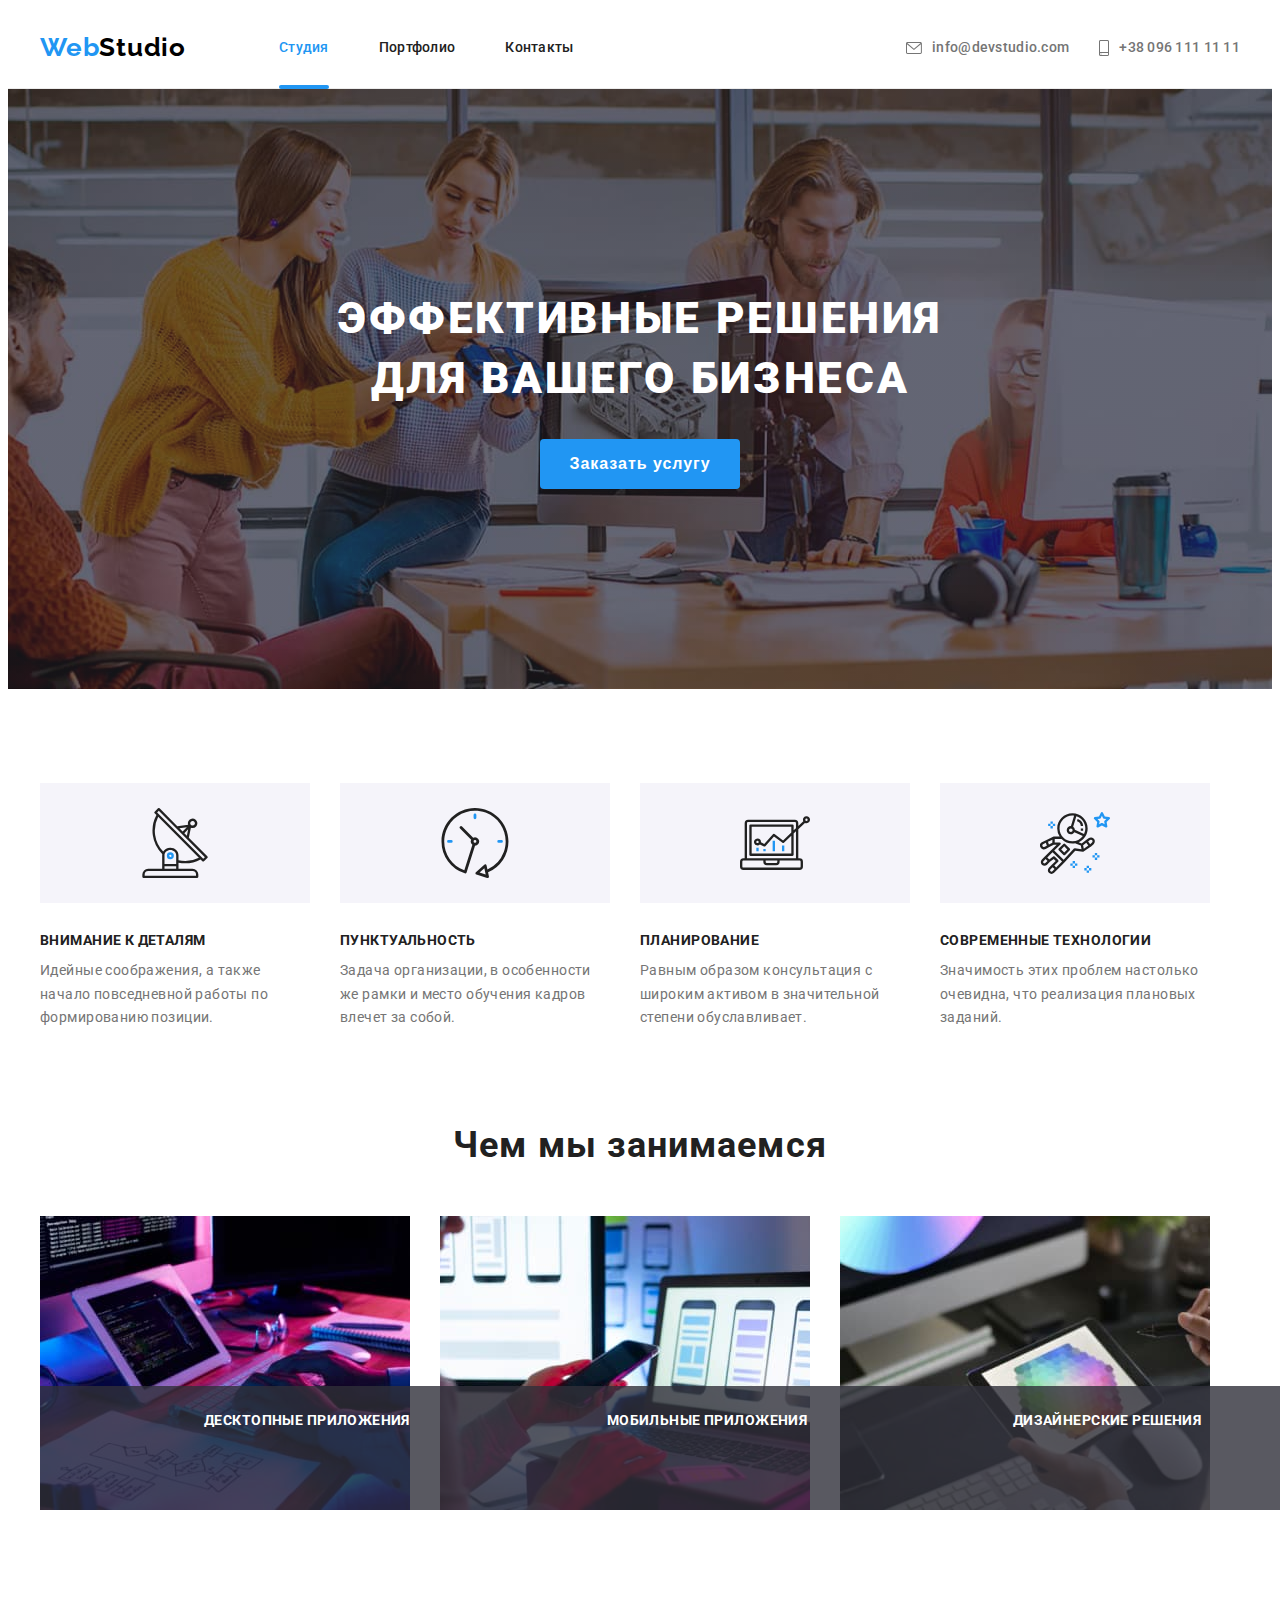
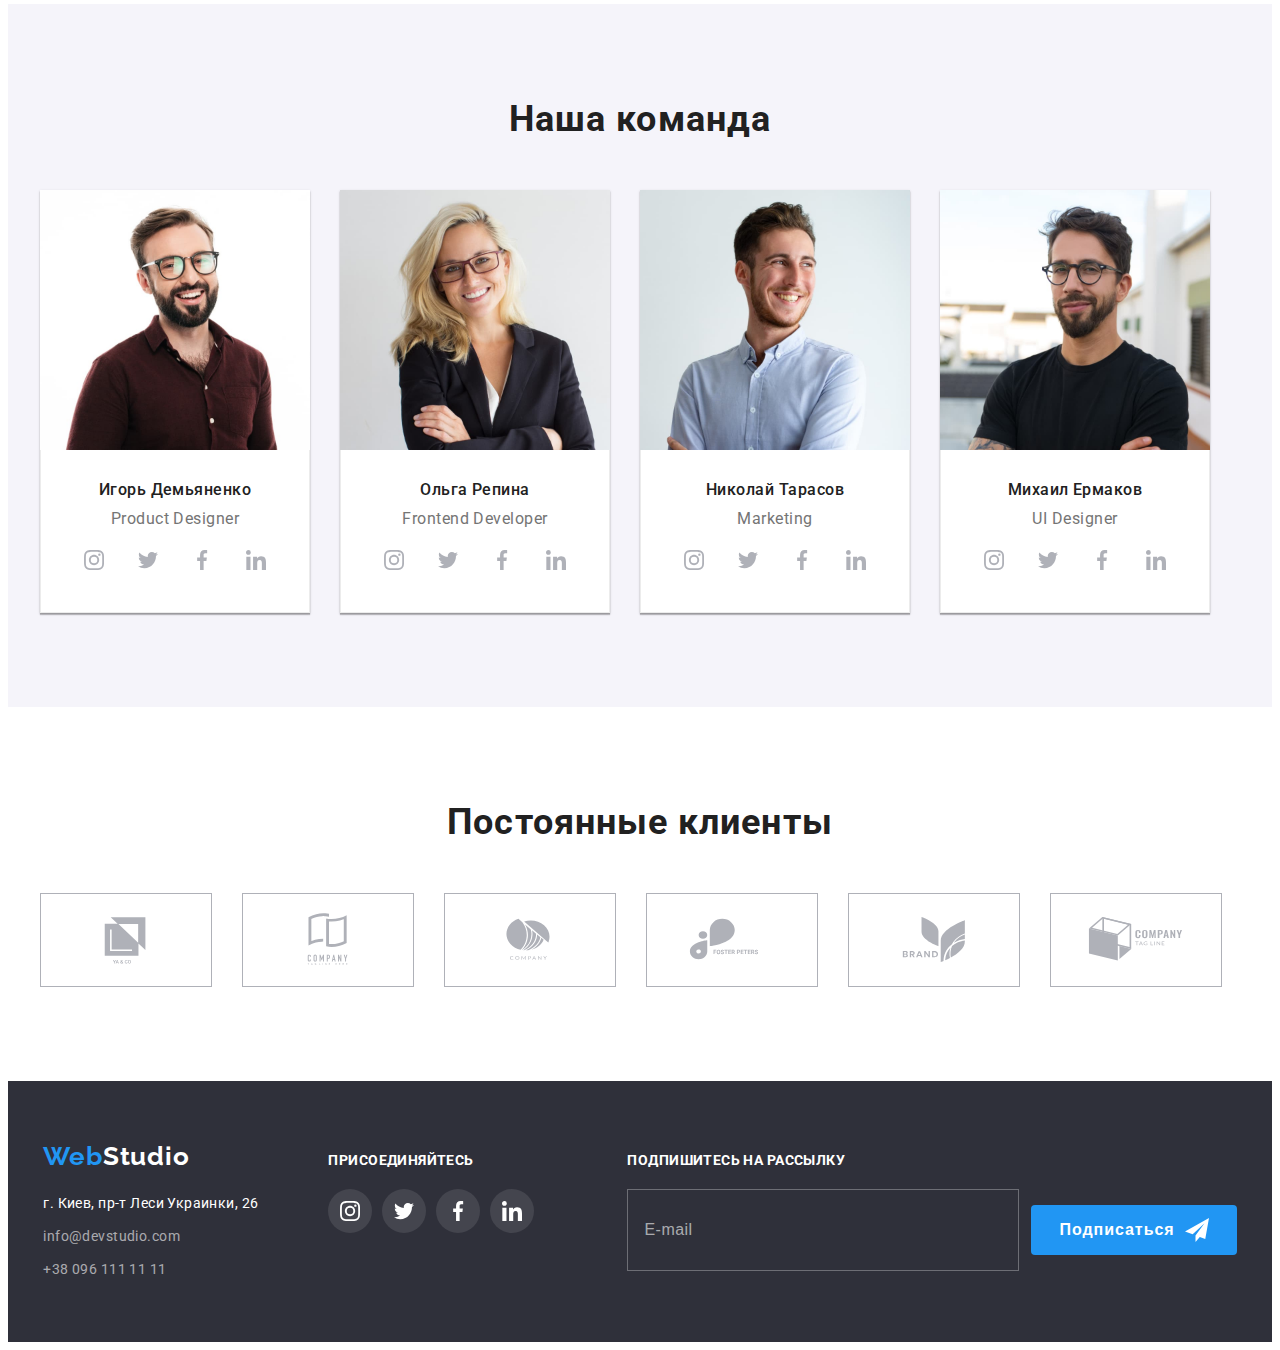
<file: index.html>
<!DOCTYPE html>
<html lang="ru">
  <head>
    <meta charset="UTF-8" />
    <meta http-equiv="X-UA-Compatible" content="IE=edge" />
    <meta name="viewport" content="width=device-width, initial-scale=1.0" />
    <title>Студия</title>
    <link
      href="https://fonts.googleapis.com/css2?family=Raleway:wght@700&family=Roboto:wght@400;500;700;900&display=swap"
      rel="stylesheet"
    />
    <link
      rel="stylesheet"
      href="https://cdnjs.cloudflare.com/ajax/libs/modern-normalize/1.1.0/modern-normalize.min.css"
      integrity="sha512-wpPYUAdjBVSE4KJnH1VR1HeZfpl1ub8YT/NKx4PuQ5NmX2tKuGu6U/JRp5y+Y8XG2tV+wKQpNHVUX03MfMFn9Q=="
      crossorigin="anonymous"
      referrerpolicy="no-referrer"
    />
    <link rel="stylesheet" href="./css/main.min.css" />
    <!-- <link rel="stylesheet" href="./styles/styles.css" /> -->
  </head>

  <body>
    <!--Header-->
    <header class="header">
      <div class="conteiner header__conteiner">
        <a href="/" class="logo header__logo"
          ><span class="logo__title">Web</span>Studio</a
        >

        <nav class="nav">
          <ul class="nav__list">
            <li class="nav__item">
              <a class="nav__link nav__link--current" href="">Студия</a>
            </li>
            <li class="nav__item">
              <a class="nav__link" href="./portfolio.html">Портфолио</a>
            </li>
            <li class="nav__item">
              <a class="nav__link" href="">Контакты</a>
            </li>
          </ul>
        </nav>

        <ul class="header-contacts">
          <li class="header-contacts__item">
            <a class="header-contacts__link" href="mailto:info@devstudio.com">
              <svg class="header-contacts__icon" width="16px" height="12px">
                <use href="./images/icons.svg#icon-envelope"></use></svg
              >info@devstudio.com</a
            >
          </li>
          <li class="header-contacts__item">
            <a class="header-contacts__link" href="tel:+380961111111">
              <svg class="header-contacts__icon" width="10px" height="16px">
                <use href="./images/icons.svg#icon-smartphone"></use></svg
              >+38 096 111 11 11
            </a>
          </li>
        </ul>
      </div>
    </header>

    <main>
      <!--Hero-->
      <section class="hero">
        <div class="conteiner hero__conteiner">
          <h1 class="hero__title">Эффективные решения для вашего бизнеса</h1>
          <button class="btn" type="button" data-modal-open>
            Заказать услугу
          </button>
        </div>
      </section>

      <!--Преимущества работы-->
      <section class="benefits">
        <div class="conteiner">
          <h2 class="visually-hidden">Преимущества</h2>
          <!-- Убрать визуально название секции -->
          <ul class="benefits__icon-list">
            <li class="benefits__icon-item">
              <svg class="benefits-icon" width="70px" height="70px">
                <use href="./images/icons.svg#icon-antenna"></use>
              </svg>
            </li>
            <li class="benefits__icon-item">
              <svg class="benefits-icon" width="70px" height="70px">
                <use href="./images/icons.svg#icon-clock"></use>
              </svg>
            </li>
            <li class="benefits__icon-item">
              <svg class="benefits-icon" width="70px" height="70px">
                <use href="./images/icons.svg#icon-diagram"></use>
              </svg>
            </li>
            <li class="benefits__icon-item">
              <svg class="benefits-icon" width="70px" height="70px">
                <use href="./images/icons.svg#icon-astronaut"></use>
              </svg>
            </li>
          </ul>

          <ul class="benefits__list">
            <li class="benefits__item">
              <h3 class="benefits__subtitle">Внимание к деталям</h3>
              <p class="benefits__desc">
                Идейные соображения, а также начало повседневной работы по
                формированию позиции.
              </p>
            </li>
            <li class="benefits__item">
              <h3 class="benefits__subtitle">Пунктуальность</h3>
              <p class="benefits__desc">
                Задача организации, в особенности же рамки и место обучения
                кадров влечет за собой.
              </p>
            </li>
            <li class="benefits__item">
              <h3 class="benefits__subtitle">Планирование</h3>
              <p class="benefits__desc">
                Равным образом консультация с широким активом в значительной
                степени обуславливает.
              </p>
            </li>
            <li class="benefits__item">
              <h3 class="benefits__subtitle">Современные технологии</h3>
              <p class="benefits__desc">
                Значимость этих проблем настолько очевидна, что реализация
                плановых заданий.
              </p>
            </li>
          </ul>
        </div>
      </section>

      <!--Чем мы занимаемся-->
      <section class="about">
        <div class="conteiner">
          <h2 class="about__title">Чем мы занимаемся</h2>
          <ul class="about__list">
            <li class="about__item">
              <img
                class="about__img"
                src="./images/images-main/img1.jpg"
                alt="Руки на клавиатуре за планшетом"
                width="370"
                height="294"
              />
              <p class="about__dsc">Десктопные приложения</p>
            </li>
            <li class="about__item">
              <img
                class="about__img"
                src="./images/images-main/img2.jpg"
                alt="Человек за ноутбуком в руках телефон"
                width="370"
                height="294"
              />
              <p class="about__dsc">Мобильные приложения</p>
            </li>
            <li class="about__item">
              <img
                class="about__img"
                src="./images/images-main/img3.jpg"
                alt="Руки с планшетом"
                width="370"
                height="294"
              />
              <p class="about__dsc">Дизайнерские решения</p>
            </li>
          </ul>
        </div>
      </section>

      <!--Наша команда-->
      <section class="team">
        <div class="conteiner">
          <h2 class="team__title">Наша команда</h2>
          <ul class="team__list">
            <li class="team__item">
              <img
                class="team__img"
                src="./images/images-main/Igor.jpg"
                alt="Фотография Игоря"
                width="270"
                height="260"
              />
              <div class="team__wrapper">
                <h3 class="team__subtitle">Игорь Демьяненко</h3>
                <p class="team__desc" lang="en">Product Designer</p>
                <ul class="socials">
                  <li class="socials__item">
                    <a
                      class="socials__link"
                      href=""
                      target="_blank"
                      rel="noreferrer noopener"
                      aria-label="instagram"
                    >
                      <svg class="sosials__icon" width="20px" height="20px">
                        <use href="./images/icons.svg#icon-instagram"></use>
                      </svg>
                    </a>
                  </li>
                  <li class="socials__item">
                    <a
                      class="socials__link"
                      href=""
                      target="_blank"
                      rel="noreferrer noopener"
                      aria-label="twitter"
                    >
                      <svg class="socials____con" width="20px" height="20px">
                        <use href="./images/icons.svg#icon-twitter"></use>
                      </svg>
                    </a>
                  </li>
                  <li class="socials__item">
                    <a
                      class="socials__link"
                      href=""
                      target="_blank"
                      rel="noreferrer noopener"
                      aria-label="facebook"
                    >
                      <svg class="socials__icon" width="20px" height="20px">
                        <use href="./images/icons.svg#icon-facebook"></use>
                      </svg>
                    </a>
                  </li>
                  <li class="socials__item">
                    <a
                      class="socials__link"
                      href=""
                      target="_blank"
                      rel="noreferrer noopener"
                      aria-label="linkedin"
                    >
                      <svg class="socials__icon" width="20px" height="20px">
                        <use href="./images/icons.svg#icon-linkedin"></use>
                      </svg>
                    </a>
                  </li>
                </ul>
              </div>
            </li>
            <li class="team__item">
              <img
                class="team__img"
                src="./images/images-main/Olga.jpg"
                alt="Фотография Ольги"
                width="270"
                height="260"
              />
              <div class="team__wrapper">
                <h3 class="team__subtitle">Ольга Репина</h3>
                <p class="team__desc" lang="en">Frontend Developer</p>
                <ul class="socials">
                  <li class="socials__item">
                    <a
                      class="socials__link"
                      href=""
                      target="_blank"
                      rel="noreferrer noopener"
                      aria-label="instagram"
                    >
                      <svg class="socials__icon" width="20px" height="20px">
                        <use href="./images/icons.svg#icon-instagram"></use>
                      </svg>
                    </a>
                  </li>
                  <li class="socials__item">
                    <a
                      class="socials__link"
                      href=""
                      target="_blank"
                      rel="noreferrer noopener"
                      aria-label="twitter"
                    >
                      <svg class="socials__icon" width="20px" height="20px">
                        <use href="./images/icons.svg#icon-twitter"></use>
                      </svg>
                    </a>
                  </li>
                  <li class="socials__item">
                    <a
                      class="socials__link"
                      href=""
                      target="_blank"
                      rel="noreferrer noopener"
                      aria-label="facebook"
                    >
                      <svg class="socials__icon" width="20px" height="20px">
                        <use href="./images/icons.svg#icon-facebook"></use>
                      </svg>
                    </a>
                  </li>
                  <li class="socials__item">
                    <a
                      class="socials__link"
                      href=""
                      target="_blank"
                      rel="noreferrer noopener"
                      aria-label="linkedin"
                    >
                      <svg class="socials__icon" width="20px" height="20px">
                        <use href="./images/icons.svg#icon-linkedin"></use>
                      </svg>
                    </a>
                  </li>
                </ul>
              </div>
            </li>
            <li class="team__item">
              <img
                class="team__img"
                src="./images/images-main/Nikolai.jpg"
                alt="Фотография Николая"
                width="270"
                height="260"
              />
              <div class="team__wrapper">
                <h3 class="team__subtitle">Николай Тарасов</h3>
                <p class="team__desc" lang="en">Marketing</p>
                <ul class="socials">
                  <li class="socials__item">
                    <a
                      class="socials__link"
                      href=""
                      target="_blank"
                      rel="noreferrer noopener"
                      aria-label="instagram"
                      ><svg class="socials__icon" width="20px" height="20px">
                        <use href="./images/icons.svg#icon-instagram"></use>
                      </svg>
                    </a>
                  </li>
                  <li class="socials__item">
                    <a
                      class="socials__link"
                      href=""
                      target="_blank"
                      rel="noreferrer noopener"
                      aria-label="twitter"
                    >
                      <svg class="socials__icon" width="20px" height="20px">
                        <use href="./images/icons.svg#icon-twitter"></use>
                      </svg>
                    </a>
                  </li>
                  <li class="socials__item">
                    <a
                      class="socials__link"
                      href=""
                      target="_blank"
                      rel="noreferrer noopener"
                      aria-label="facebook"
                      ><svg class="socials__icon" width="20px" height="20px">
                        <use href="./images/icons.svg#icon-facebook"></use>
                      </svg>
                    </a>
                  </li>
                  <li class="socials__item">
                    <a
                      class="socials__link"
                      href=""
                      target="_blank"
                      rel="noreferrer noopener"
                      aria-label="linkedin"
                    >
                      <svg class="socials__icon" width="20px" height="20px">
                        <use href="./images/icons.svg#icon-linkedin"></use>
                      </svg>
                    </a>
                  </li>
                </ul>
              </div>
            </li>
            <li class="team__item">
              <img
                class="team__img"
                src="./images/images-main/Michael.jpg"
                alt="Фотография Михаила"
                width="270"
                height="260"
              />
              <div class="team__wrapper">
                <h3 class="team__subtitle">Михаил Ермаков</h3>
                <p class="team__desc" lang="en">UI Designer</p>
                <ul class="socials">
                  <li class="socials__item">
                    <a
                      class="socials__link"
                      href=""
                      target="_blank"
                      rel="noreferrer noopener"
                      aria-label="instagram"
                      ><svg class="socials__icon" width="20px" height="20px">
                        <use href="./images/icons.svg#icon-instagram"></use>
                      </svg>
                    </a>
                  </li>
                  <li class="socials__item">
                    <a
                      class="socials__link"
                      href=""
                      target="_blank"
                      rel="noreferrer noopener"
                      aria-label="twitter"
                      ><svg class="socials__icon" width="20px" height="20px">
                        <use href="./images/icons.svg#icon-twitter"></use>
                      </svg>
                    </a>
                  </li>
                  <li class="socials__item">
                    <a
                      class="socials__link"
                      href=""
                      target="_blank"
                      rel="noreferrer noopener"
                      aria-label="facebook"
                    >
                      <svg class="socials__icon" width="20px" height="20px">
                        <use href="./images/icons.svg#icon-facebook"></use>
                      </svg>
                    </a>
                  </li>
                  <li class="socials__item">
                    <a
                      class="socials__link"
                      href=""
                      target="_blank"
                      rel="noreferrer noopener"
                      aria-label="linkedin"
                    >
                      <svg class="socials__icon" width="20px" height="20px">
                        <use href="./images/icons.svg#icon-linkedin"></use>
                      </svg>
                    </a>
                  </li>
                </ul>
              </div>
            </li>
          </ul>
        </div>
      </section>
    </main>

    <!-- Постоянные клиенты -->
    <section class="clients">
      <div class="conteiner">
        <h2 class="clients__title">Постоянные клиенты</h2>
        <ul class="clients__list">
          <li class="clients__item">
            <a
              class="clients__icon"
              href=""
              target="_blank"
              rel="noreferrer noopener"
              aria-label="logo-company1"
              ><svg class="clients__link" width="106px" height="60px">
                <use href="./images/icons.svg#icon-logo-company1"></use>
              </svg>
            </a>
          </li>
          <li class="clients__item">
            <a
              class="clients__icon"
              href=""
              target="_blank"
              rel="noreferrer noopener"
              aria-label="logo-company2"
              ><svg class="clients__link" width="106px" height="60px">
                <use href="./images/icons.svg#icon-logo-company2"></use>
              </svg>
            </a>
          </li>
          <li class="clients__item">
            <a
              class="clients__icon"
              href=""
              target="_blank"
              rel="noreferrer noopener"
              aria-label="logo-company3"
              ><svg class="clients__link" width="106px" height="60px">
                <use href="./images/icons.svg#icon-logo-company3"></use>
              </svg>
            </a>
          </li>
          <li class="clients__item">
            <a
              class="clients__icon"
              href=""
              target="_blank"
              rel="noreferrer noopener"
              aria-label="logo-company4"
              ><svg class="clients__link" width="106px" height="60px">
                <use href="./images/icons.svg#icon-logo-company4"></use>
              </svg>
            </a>
          </li>
          <li class="clients__item">
            <a
              class="clients__icon"
              href=""
              target="_blank"
              rel="noreferrer noopener"
              aria-label="logo-company5"
              ><svg class="clients__link" width="106px" height="60px">
                <use href="./images/icons.svg#icon-logo-company5"></use>
              </svg>
            </a>
          </li>
          <li class="clients__item">
            <a
              class="clients__icon"
              href=""
              target="_blank"
              rel="noreferrer noopener"
              aria-label="logo-company6"
              ><svg class="clients__link" width="106px" height="60px">
                <use href="./images/icons.svg#icon-logo-company6"></use>
              </svg>
            </a>
          </li>
        </ul>
      </div>
    </section>

    <!--Footer-->
    <footer class="footer">
      <div class="footer__conteiner conteiner">
        <div class="footer__group-left">
          <a href="/" class="logo footer__logo">
            <span class="logo__title">Web</span>Studio</a
          >
          <address class="footer-contacts">
            <ul class="footer-contacts__list">
              <li class="footer-contacts__item">
                <a
                  class="link footer-contacts__link footer-contacts__link--inverse"
                  href="https://goo.gl/maps/JHtLggVv29iKPNGR7"
                  target="_blank"
                  rel="noreferrer noopener"
                  >г. Киев, пр-т Леси Украинки, 26</a
                >
              </li>
              <li class="footer-contacts__item">
                <a
                  class="footer-contacts__link"
                  href="mailto:info@devstudio.com"
                  >info@devstudio.com</a
                >
              </li>
              <li class="footer-contacts__item">
                <a class="footer-contacts__link" href="tel:+380961111111"
                  >+38 096 111 11 11</a
                >
              </li>
            </ul>
          </address>
        </div>

        <div class="footer__group-middle">
          <p class="footer__subtitle">присоединяйтесь</p>
          <ul class="socials">
            <li class="socials__item">
              <a
                class="socials__link socials__link--inverse"
                href=""
                target="_blank"
                rel="noreferrer noopener"
                aria-label="instagram"
              >
                <svg
                  class="socials__icon socials__icon--inverse"
                  width="20px"
                  height="20px"
                >
                  <use href="./images/icons.svg#icon-instagram"></use>
                </svg>
              </a>
            </li>
            <li class="socials__item">
              <a
                class="socials__link socials__link--inverse"
                href=""
                target="_blank"
                rel="noreferrer noopener"
                aria-label="twitter"
              >
                <svg
                  class="socials__icon socials__icon--inverse"
                  width="20px"
                  height="20px"
                >
                  <use href="./images/icons.svg#icon-twitter"></use>
                </svg>
              </a>
            </li>
            <li class="socials__item">
              <a
                class="socials__link socials__link--inverse"
                href=""
                target="_blank"
                rel="noreferrer noopener"
                aria-label="facebook"
              >
                <svg
                  class="ssocials__icon socials__icon--inverse"
                  width="20px"
                  height="20px"
                >
                  <use href="./images/icons.svg#icon-facebook"></use>
                </svg>
              </a>
            </li>
            <li class="socials__item">
              <a
                class="socials__link socials__link--inverse"
                href=""
                target="_blank"
                rel="noreferrer noopener"
                aria-label="linkedin"
              >
                <svg
                  class="socials__icon socials__icon--inverse"
                  width="20px"
                  height="20px"
                >
                  <use href="./images/icons.svg#icon-linkedin"></use>
                </svg>
              </a>
            </li>
          </ul>
        </div>

        <div class="footer-group-right">
          <p class="footer__subtitle">Подпишитесь на рассылку</p>
          <form class="form-subscription">
            <input
              class="form-subscription__input"
              type="email"
              autocomplete="off"
              name="email"
              placeholder="E-mail"
              required
            />
            <button class="btn subscription__btn" type="submit">
              Подписаться
              <svg class="btn__icon" width="24px" height="24px">
                <use href="./images/icons.svg#send"></use>
              </svg>
            </button>
          </form>
        </div>
      </div>
    </footer>

    <!-- modal window -->

    <div class="backdrop is-hidden" data-modal>
      <div class="modal">
        <button class="modal-btn" type="button" data-modal-close>
          <svg class="modal-btn__icon" width="18px" height="18px">
            <use href="./images/icons.svg#close"></use>
          </svg>
        </button>
        <strong class="modal__title"
          >Оставьте свои данные, мы вам перезвоним</strong
        >
        <form class="form">
          <label class="form__field">
            <span class="form__lable">Имя</span>
            <input class="form__input" type="text" name="name" required />
            <svg class="form__icon" width="18" height="18">
              <use href="./images/icons.svg#person"></use>
            </svg>
          </label>

          <label class="form__field">
            <span class="form__lable">Телефон</span>
            <input class="form__input" type="tel" name="tel" required />
            <svg class="form__icon" width="18" height="18">
              <use href="./images/icons.svg#phone-modal"></use>
            </svg>
          </label>

          <label class="form__field">
            <span class="form__lable">Почта</span>
            <input class="form__input" type="email" name="email" required />
            <svg class="form__icon" width="18" height="18">
              <use href="./images/icons.svg#email"></use>
            </svg>
          </label>

          <label class="form__field">
            <span class="form__lable">Комментарий</span>
            <textarea
              class="form__textarea"
              name="comment"
              placeholder="Введите текст"
            ></textarea>
          </label>

          <label class="form-checkbox">
            <input
              class="form-checkbox__check"
              type="checkbox"
              name="policy"
              value="policy"
              required
            />
            <svg class="form-checkbox__icon" width="16" height="15">
              <use href="./images/icons.svg#check"></use>
            </svg>
            <span class="form__policy-dsc"
              >Соглашаюсь с рассылкой и принимаю</span
            >
            <a class="form__policy-link" href="">Условия договора</a>
          </label>

          <button class="btn form__btn">Отправить</button>
        </form>
      </div>
    </div>
    <script src="./js/modal.js"></script>
  </body>
</html>
</file>
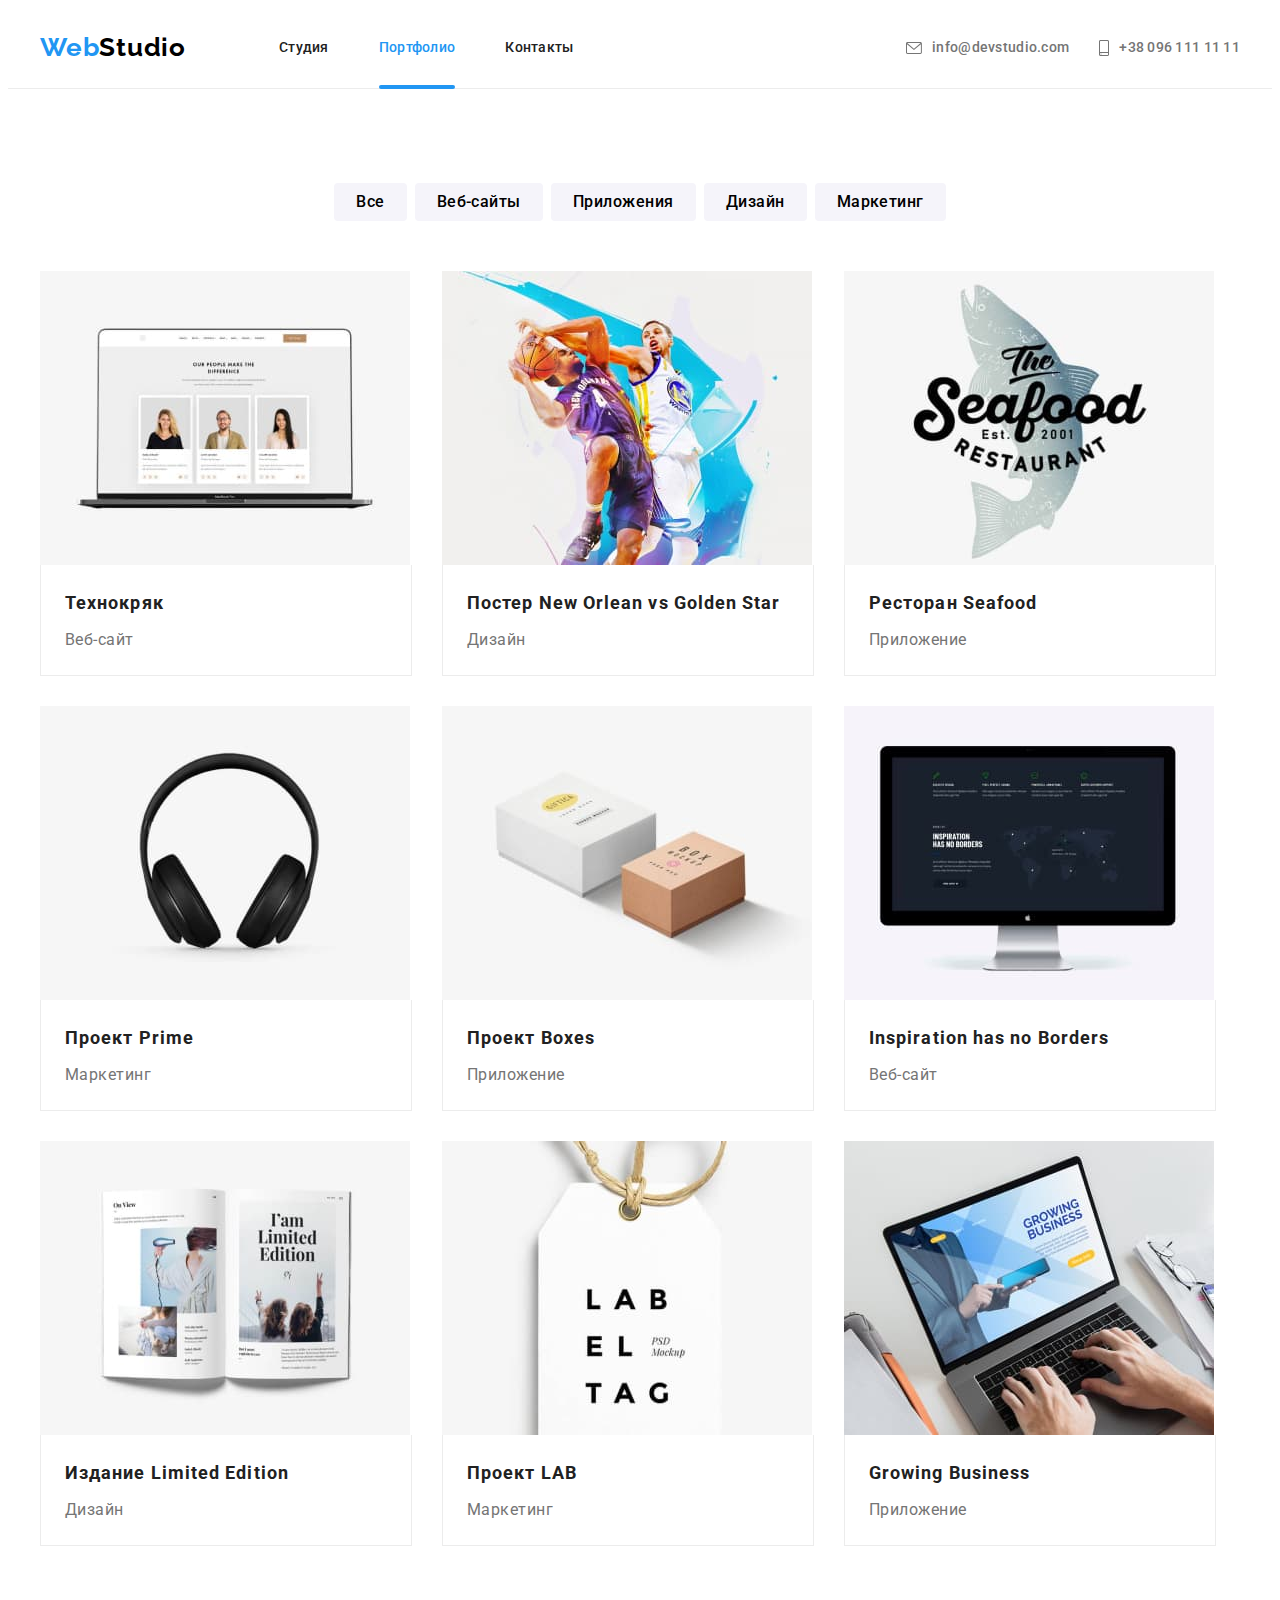
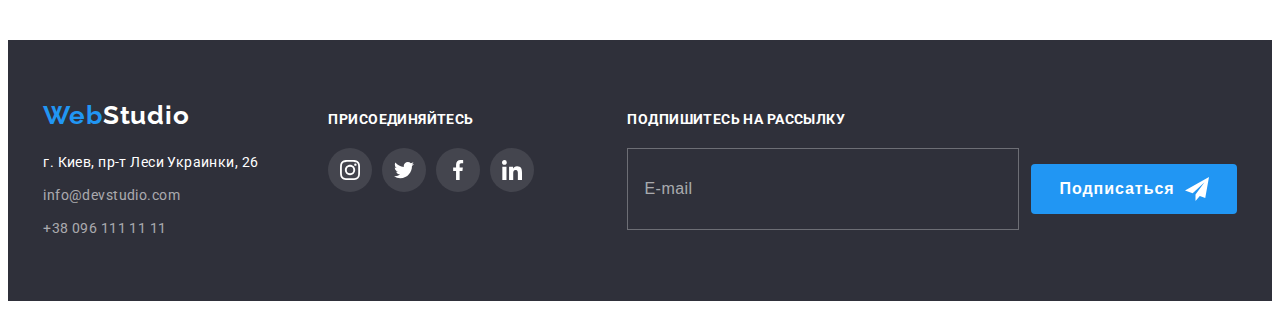
<file: portfolio.html>
<!DOCTYPE html>
<html lang="ru">
  <head>
    <meta charset="UTF-8" />
    <meta http-equiv="X-UA-Compatible" content="IE=edge" />
    <meta name="viewport" content="width=device-width, initial-scale=1.0" />
    <title>Портфолио</title>
    <link
      href="https://fonts.googleapis.com/css2?family=Raleway:wght@700&family=Roboto:wght@400;500;700;900&display=swap"
      rel="stylesheet"
    />
    <link
      rel="stylesheet"
      href="https://cdnjs.cloudflare.com/ajax/libs/modern-normalize/1.1.0/modern-normalize.min.css"
      integrity="sha512-wpPYUAdjBVSE4KJnH1VR1HeZfpl1ub8YT/NKx4PuQ5NmX2tKuGu6U/JRp5y+Y8XG2tV+wKQpNHVUX03MfMFn9Q=="
      crossorigin="anonymous"
      referrerpolicy="no-referrer"
    />
    <link rel="stylesheet" href="./css/main.min.css" />
    <!-- <link rel="stylesheet" href="./styles/styles.css" /> -->
  </head>

  <body>
    <!--Header-->
    <header class="header">
      <div class="conteiner header__conteiner">
        <a href="/" class="logo header__logo"
          ><span class="logo__title">Web</span>Studio</a
        >

        <nav class="nav">
          <ul class="nav__list">
            <li class="nav__item">
              <a class="nav__link" href="./index.html">Студия</a>
            </li>
            <li class="nav__item">
              <a class="nav__link nav__link--current" href="">Портфолио</a>
            </li>
            <li class="nav__item">
              <a class="nav__link" href="">Контакты</a>
            </li>
          </ul>
        </nav>

        <ul class="header-contacts">
          <li class="header-contacts__item">
            <a class="header-contacts__link" href="mailto:info@devstudio.com">
              <svg class="header-contacts__icon" width="16px" height="12px">
                <use href="./images/icons.svg#icon-envelope"></use></svg
              >info@devstudio.com</a
            >
          </li>
          <li class="header-contacts__item">
            <a class="header-contacts__link" href="tel:+380961111111">
              <svg class="header-contacts__icon" width="10px" height="16px">
                <use href="./images/icons.svg#icon-smartphone"></use></svg
              >+38 096 111 11 11
            </a>
          </li>
        </ul>
      </div>
    </header>

    <!-- main -->
    <main>
      <section class="portfolio">
        <div class="conteiner">
          <h1 class="visually-hidden">Портфолио</h1>
          <!-- скрыть заголовок -->
          <ul class="portfolio__btn-list">
            <li class="portfolo__btn-item">
              <button class="portfolio__btn" type="button">Все</button>
            </li>
            <li class="portfolo__btn-item">
              <button class="portfolio__btn" type="button">Веб-сайты</button>
            </li>
            <li class="portfolo__btn-item">
              <button class="portfolio__btn" type="button">Приложения</button>
            </li>
            <li class="portfolo__btn-item">
              <button class="portfolio__btn" type="button">Дизайн</button>
            </li>
            <li class="portfolo__btn-item">
              <button class="portfolio__btn" type="button">Маркетинг</button>
            </li>
          </ul>

          <ul class="portfolio-card">
            <li class="portfolio-card__item">
              <div class="portfolio-card__thumb">
                <img
                  class="portfolio-card__img"
                  src="./images/images-portfolio/texno.jpg"
                  alt="ноутбук с открытой страницей сайта"
                  width="370"
                  height="294"
                />
                <p class="portfolio-card__overlay">
                  Ресурс предлагает комплексные предложения с разным уровнем
                  функционала и сервисов. Все это позволит посетителю получить
                  исчерпывающие сведения о компании или частном лице.
                </p>
              </div>

              <div class="portfolio-card__wrapper">
                <h2 class="portfolio-card__title">Технокряк</h2>
                <p class="portfolio-card__desc">Веб-сайт</p>
              </div>
            </li>
            <li class="portfolio-card__item">
              <div class="portfolio-card__thumb">
                <img
                  class="portfolio-card__img"
                  src="./images/images-portfolio/poster.jpg"
                  alt="постер баскетбольной игры"
                  width="370"
                  height="294"
                />
                <p class="portfolio-card__overlay">
                  Ресурс предлагает комплексные предложения с разным уровнем
                  функционала и сервисов. Все это позволит посетителю получить
                  исчерпывающие сведения о компании или частном лице.
                </p>
              </div>
              <div class="portfolio-card__wrapper">
                <h2 class="portfolio-card__title">
                  Постер New Orlean vs Golden Star
                </h2>
                <p class="portfolio-card__desc">Дизайн</p>
              </div>
            </li>
            <li class="portfolio-card__item">
              <div class="portfolio-card__thumb">
                <img
                  class="portfolio-card__img"
                  src="./images/images-portfolio/seafood.jpg"
                  alt="логотип ресторана"
                  width="370"
                  height="294"
                />
                <p class="portfolio-card__overlay">
                  Ресурс предлагает комплексные предложения с разным уровнем
                  функционала и сервисов. Все это позволит посетителю получить
                  исчерпывающие сведения о компании или частном лице.
                </p>
              </div>
              <div class="portfolio-card__wrapper">
                <h2 class="portfolio-card__title">Ресторан Seafood</h2>
                <p class="portfolio-card__desc">Приложение</p>
              </div>
            </li>
            <li class="portfolio-card__item">
              <div class="portfolio-card__thumb">
                <img
                  class="portfolio-card__img"
                  src="./images/images-portfolio/prime.jpg"
                  alt="наушники"
                  width="370"
                  height="294"
                />
                <p class="portfolio-card__overlay">
                  Ресурс предлагает комплексные предложения с разным уровнем
                  функционала и сервисов. Все это позволит посетителю получить
                  исчерпывающие сведения о компании или частном лице.
                </p>
              </div>
              <div class="portfolio-card__wrapper">
                <h2 class="portfolio-card__title">Проект Prime</h2>
                <p class="portfolio-card__desc">Маркетинг</p>
              </div>
            </li>
            <li class="portfolio-card__item">
              <div class="portfolio-card__thumb">
                <img
                  class="portfolio-card__img"
                  src="./images/images-portfolio/boxes.jpg"
                  alt="две коробки"
                  width="370"
                  height="294"
                />
                <p class="portfolio-card__overlay">
                  Ресурс предлагает комплексные предложения с разным уровнем
                  функционала и сервисов. Все это позволит посетителю получить
                  исчерпывающие сведения о компании или частном лице.
                </p>
              </div>
              <div class="portfolio-card__wrapper">
                <h2 class="portfolio-card__title">Проект Boxes</h2>
                <p class="portfolio-card__desc">Приложение</p>
              </div>
            </li>
            <li class="portfolio-card__item">
              <div class="portfolio-card__thumb">
                <img
                  class="portfolio-card__img"
                  src="./images/images-portfolio/inspiration.jpg"
                  alt="монитор"
                  width="370"
                  height="294"
                />
                <p class="portfolio-card__overlay">
                  Ресурс предлагает комплексные предложения с разным уровнем
                  функционала и сервисов. Все это позволит посетителю получить
                  исчерпывающие сведения о компании или частном лице.
                </p>
              </div>
              <div class="portfolio-card__wrapper">
                <h2 class="portfolio-card__title">
                  Inspiration has no Borders
                </h2>
                <p class="portfolio-card__desc">Веб-сайт</p>
              </div>
            </li>
            <li class="portfolio-card__item">
              <div class="portfolio-card__thumb">
                <img
                  class="portfolio-card__img"
                  src="./images/images-portfolio/edition.jpg"
                  alt="раскрытая книга"
                  width="370"
                  height="294"
                />
                <p class="portfolio-card__overlay">
                  Ресурс предлагает комплексные предложения с разным уровнем
                  функционала и сервисов. Все это позволит посетителю получить
                  исчерпывающие сведения о компании или частном лице.
                </p>
              </div>
              <div class="portfolio-card__wrapper">
                <h2 class="portfolio-card__title">Издание Limited Edition</h2>
                <p class="portfolio-card__desc">Дизайн</p>
              </div>
            </li>
            <li class="portfolio-card__item">
              <div class="portfolio-card__thumb">
                <img
                  class="portfolio-card__img"
                  src="./images/images-portfolio/lab.jpg"
                  alt="ярлык с логотипом"
                  width="370"
                  height="294"
                />
                <p class="portfolio-card__overlay">
                  Ресурс предлагает комплексные предложения с разным уровнем
                  функционала и сервисов. Все это позволит посетителю получить
                  исчерпывающие сведения о компании или частном лице.
                </p>
              </div>
              <div class="portfolio-card__wrapper">
                <h2 class="portfolio-card__title">Проект LAB</h2>
                <p class="portfolio-card__desc">Маркетинг</p>
              </div>
            </li>
            <li class="portfolio-card__item">
              <div class="portfolio-card__thumb">
                <img
                  class="portfolio-card__img"
                  src="./images/images-portfolio/business.jpg"
                  alt="руки на раскрытом ноутбуке"
                  width="370"
                  height="294"
                />
                <p class="portfolio-card__overlay">
                  Ресурс предлагает комплексные предложения с разным уровнем
                  функционала и сервисов. Все это позволит посетителю получить
                  исчерпывающие сведения о компании или частном лице.
                </p>
              </div>
              <div class="portfolio-card__wrapper">
                <h2 class="portfolio-card__title">Growing Business</h2>
                <p class="portfolio-card__desc">Приложение</p>
              </div>
            </li>
          </ul>
        </div>
      </section>
    </main>

    <!--Footer-->
    <footer class="footer">
      <div class="footer__conteiner conteiner">
        <div class="footer__group-left">
          <a href="/" class="logo footer__logo">
            <span class="logo__title">Web</span>Studio</a
          >
          <address class="footer-contacts">
            <ul class="footer-contacts__list">
              <li class="footer-contacts__item">
                <a
                  class="footer-contacts__link footer-contacts__link--inverse"
                  href="https://goo.gl/maps/JHtLggVv29iKPNGR7"
                  target="_blank"
                  rel="noreferrer noopener"
                  >г. Киев, пр-т Леси Украинки, 26</a
                >
              </li>
              <li class="footer-contacts__item">
                <a
                  class="footer-contacts__link"
                  href="mailto:info@devstudio.com"
                  >info@devstudio.com</a
                >
              </li>
              <li class="footer-contacts__item">
                <a class="footer-contacts__link" href="tel:+380961111111"
                  >+38 096 111 11 11</a
                >
              </li>
            </ul>
          </address>
        </div>

        <div class="footer__group-middle">
          <p class="footer__subtitle">присоединяйтесь</p>
          <ul class="socials">
            <li class="socials__item">
              <a
                class="socials__link socials__link--inverse"
                href=""
                target="_blank"
                rel="noreferrer noopener"
                aria-label="instagram"
              >
                <svg
                  class="socials__icon socials__icon--inverse"
                  width="20px"
                  height="20px"
                >
                  <use href="./images/icons.svg#icon-instagram"></use>
                </svg>
              </a>
            </li>
            <li class="socials__item">
              <a
                class="socials__link socials__link--inverse"
                href=""
                target="_blank"
                rel="noreferrer noopener"
                aria-label="twitter"
              >
                <svg
                  class="socials__icon socials__icon--inverse"
                  width="20px"
                  height="20px"
                >
                  <use href="./images/icons.svg#icon-twitter"></use>
                </svg>
              </a>
            </li>
            <li class="socials__item">
              <a
                class="socials__link socials__link--inverse"
                href=""
                target="_blank"
                rel="noreferrer noopener"
                aria-label="facebook"
              >
                <svg
                  class="ssocials__icon socials__icon--inverse"
                  width="20px"
                  height="20px"
                >
                  <use href="./images/icons.svg#icon-facebook"></use>
                </svg>
              </a>
            </li>
            <li class="socials__item">
              <a
                class="socials__link socials__link--inverse"
                href=""
                target="_blank"
                rel="noreferrer noopener"
                aria-label="linkedin"
              >
                <svg
                  class="socials__icon socials__icon--inverse"
                  width="20px"
                  height="20px"
                >
                  <use href="./images/icons.svg#icon-linkedin"></use>
                </svg>
              </a>
            </li>
          </ul>
        </div>

        <div class="footer-group-right">
          <p class="footer__subtitle">Подпишитесь на рассылку</p>
          <form class="form-subscription">
            <input
              class="form-subscription__input"
              type="email"
              name="email"
              placeholder="E-mail"
              required
            />
            <button class="btn subscription__btn" type="submit">
              Подписаться
              <svg class="btn__icon" width="24px" height="24px">
                <use href="./images/icons.svg#send"></use>
              </svg>
            </button>
          </form>
        </div>
      </div>
    </footer>
  </body>
</html>
</file>
<file: css/main.min.css>
.visually-hidden{position:absolute;white-space:nowrap;width:1px;height:1px;overflow:hidden;border:0;padding:0;clip:rect(0 0 0 0);-webkit-clip-path:inset(50%);clip-path:inset(50%);margin:-1px}.footer-contacts__list,.portfolio-card,.clients__list,.team__list,.about__list,.benefits__list,.benefits__icon-list,.header-contacts,.nav__list,.portfolio__btn-list,.socials{list-style:none;margin:0;padding:0}.footer-contacts__link,.header-contacts__link,.nav__link,.logo{text-decoration:none}.portfolio-card__img,.team__img,.about__img{display:block}.clients__title,.team__title,.about__title{margin-bottom:50px;font-weight:700;font-size:36px;line-height:42px;text-align:center;letter-spacing:.03em}body{color:#212121;font-family:Roboto,sans-serif}h1,h2,h3,h4,h5,h6,p,ul{margin:0}.conteiner{width:1200px;padding-left:15px;padding-right:15px;margin-left:auto;margin-right:auto}.socials{display:-webkit-box;display:-ms-flexbox;display:flex;gap:10px;-webkit-box-pack:center;-ms-flex-pack:center;justify-content:center}.socials__link{fill:#afb1b8;display:-webkit-inline-box;display:-ms-inline-flexbox;display:inline-flex;width:44px;height:44px;border-radius:50%;-webkit-box-pack:center;-ms-flex-pack:center;justify-content:center;-webkit-box-align:center;-ms-flex-align:center;align-items:center;-webkit-transition:250ms cubic-bezier(0.4, 0, 0.2, 1);transition:250ms cubic-bezier(0.4, 0, 0.2, 1);-webkit-transition-property:fill background-color;transition-property:fill background-color}.socials__link--inverse{fill:#757575;background-color:rgba(255,255,255,.1)}.socials__link:hover,.socials__link:focus{fill:#fff;background-color:#2196f3}.socials__icon--inverse{fill:#fff}.btn{display:block;-webkit-box-align:center;-ms-flex-align:center;align-items:center;margin:auto;padding:0;border-radius:4px;min-width:200px;min-height:50px;color:#fff;background-color:#2196f3;border:none;cursor:pointer;font-weight:700;font-size:16px;line-height:1.88;letter-spacing:.06em}.btn__icon{margin-left:10px}.hero__btn{padding:10px 32px}.subscription__btn{display:-webkit-inline-box;display:-ms-inline-flexbox;display:inline-flex;-webkit-box-pack:center;-ms-flex-pack:center;justify-content:center;-webkit-box-align:center;-ms-flex-align:center;align-items:center;padding:10px 28px}.form__btn{padding:10px 55px;-webkit-box-shadow:0px 4px 4px rgba(0,0,0,.15);box-shadow:0px 4px 4px rgba(0,0,0,.15)}.portfolio__btn-list{display:-webkit-box;display:-ms-flexbox;display:flex;gap:8px;-webkit-box-pack:center;-ms-flex-pack:center;justify-content:center;margin-bottom:50px}.portfolio__btn{padding:6px 22px;border-radius:4px;color:#000;background-color:#f5f4fa;font-family:inherit;border:none;cursor:pointer;font-weight:500;font-size:16px;line-height:1.63;letter-spacing:.03em;-webkit-transition:250ms cubic-bezier(0.4, 0, 0.2, 1);transition:250ms cubic-bezier(0.4, 0, 0.2, 1);-webkit-transition-property:color background-color box-shadow;transition-property:color background-color box-shadow}.portfolio__btn:hover,.portfolio__btn:focus{color:#fff;background-color:#2196f3;-webkit-box-shadow:0px 4px 4px rgba(0,0,0,.25);box-shadow:0px 4px 4px rgba(0,0,0,.25)}.backdrop{position:fixed;top:0;left:0;width:100%;height:100%;background-color:rgba(0,0,0,.2);opacity:1;visibility:visible;-webkit-transition:250ms cubic-bezier(0.4, 0, 0.2, 1);transition:250ms cubic-bezier(0.4, 0, 0.2, 1);-webkit-transition-property:opacity visibility;transition-property:opacity visibility}.backdrop.is-hidden{visibility:hidden;opacity:0;pointer-events:none}.modal{position:absolute;top:50%;left:50%;padding:40px;-webkit-transform:translate(-50%, -50%) scale(1);transform:translate(-50%, -50%) scale(1);width:528px;height:581px;background-color:#fff;-webkit-box-shadow:0px 4px 4px rgba(0,0,0,.25);box-shadow:0px 4px 4px rgba(0,0,0,.25);opacity:1;-webkit-transition:250ms cubic-bezier(0.4, 0, 0.2, 1);transition:250ms cubic-bezier(0.4, 0, 0.2, 1);-webkit-transition-property:-webkit-transform opacity;transition-property:-webkit-transform opacity;transition-property:transform opacity;transition-property:transform opacity, -webkit-transform opacity}.backdrop.is-hidden .modal{opacity:0;-webkit-transform:translate(-50%, -50%) scale(0.7);transform:translate(-50%, -50%) scale(0.7)}.modal-btn{position:absolute;top:8px;right:8px;display:-webkit-box;display:-ms-flexbox;display:flex;-webkit-box-align:center;-ms-flex-align:center;align-items:center;width:30px;height:30px;margin-left:auto;padding:6px;border-radius:50px;border:1px solid rgba(33,33,33,.2);cursor:pointer;background-color:rgba(0,0,0,0);-webkit-transition:250ms cubic-bezier(0.4, 0, 0.2, 1);transition:250ms cubic-bezier(0.4, 0, 0.2, 1);-webkit-transition-property:fill;transition-property:fill}.modal-btn:hover,.modal-btn:focus{fill:#2196f3}.modal__title{display:inline-block;margin-bottom:12px;text-align:center;font-weight:700;font-size:20px;line-height:1.15;letter-spacing:.03em}.form__field{display:block;position:relative;margin-bottom:8px}.form__lable{display:inline-block;margin-bottom:4px;font-size:12px;line-height:1.17;letter-spacing:.01em;color:#757575}.form__input{display:block;width:448px;height:40px;padding:12px 12px;padding-left:42px;outline:none;border:1px solid rgba(33,33,33,.2);-webkit-transition:250ms cubic-bezier(0.4, 0, 0.2, 1);transition:250ms cubic-bezier(0.4, 0, 0.2, 1);-webkit-transition-property:border;transition-property:border}.form__input:hover,.form__input:focus{border:1px solid #2196f3}.form__textarea{padding:12px 16px;font-family:inherit;font-size:inherit;resize:none;width:448px;height:120px;outline:none;border:1px solid rgba(33,33,33,.2);-webkit-transition:250ms cubic-bezier(0.4, 0, 0.2, 1);transition:250ms cubic-bezier(0.4, 0, 0.2, 1);-webkit-transition-property:border;transition-property:border}.form__textarea:hover,.form__textarea:focus{border:1px solid #2196f3}.form__textarea::-webkit-input-placeholder{font-size:12px;line-height:1.17;letter-spacing:.01em;color:rgba(117,117,117,.5)}.form__textarea::-moz-placeholder{font-size:12px;line-height:1.17;letter-spacing:.01em;color:rgba(117,117,117,.5)}.form__textarea:-ms-input-placeholder{font-size:12px;line-height:1.17;letter-spacing:.01em;color:rgba(117,117,117,.5)}.form__textarea::-ms-input-placeholder{font-size:12px;line-height:1.17;letter-spacing:.01em;color:rgba(117,117,117,.5)}.form__textarea::placeholder{font-size:12px;line-height:1.17;letter-spacing:.01em;color:rgba(117,117,117,.5)}.form__icon{display:block;position:absolute;margin:11px 12px;top:20px;-webkit-transition:250ms cubic-bezier(0.4, 0, 0.2, 1);transition:250ms cubic-bezier(0.4, 0, 0.2, 1);-webkit-transition-property:fill;transition-property:fill}.form__input:focus+.form__icon,.form__input:hover+.form__icon{fill:#2196f3}.form-checkbox{display:-webkit-box;display:-ms-flexbox;display:flex;margin-top:20px;margin-bottom:30px;-webkit-box-align:center;-ms-flex-align:center;align-items:center;-webkit-box-pack:center;-ms-flex-pack:center;justify-content:center}.form-checkbox__check{width:1px;height:1px;overflow:hidden;border:0;padding:0;clip:rect(0 0 0 0);-webkit-clip-path:inset(50%);clip-path:inset(50%);margin-top:-1px;margin-left:-1px;margin-right:-9px;margin-bottom:-15px}.form-checkbox__icon{border:2px solid #212121;border-radius:2px;margin-right:7px}.form-checkbox__check:checked+.form-checkbox__icon{background-color:#2196f3;background-origin:border-box;border:none}.form__policy-dsc{margin-right:5px;font-weight:400;font-size:14px;line-height:1.71;letter-spacing:.03em;color:#757575}.form__policy-link{font-weight:400;font-size:12px;line-height:1.17;letter-spacing:.03em;font-size:14px;line-height:24px;letter-spacing:.03em;color:#2196f3}.form-subscription{display:-webkit-box;display:-ms-flexbox;display:flex;gap:12px}.form-subscription__input{width:358px;height:50px;padding:15px 16px;outline:none;background-color:rgba(0,0,0,0);border:1px solid rgba(255,255,255,.3);color:#fff;-webkit-transition:250ms cubic-bezier(0.4, 0, 0.2, 1);transition:250ms cubic-bezier(0.4, 0, 0.2, 1);-webkit-transition-property:border;transition-property:border}.form-subscription__input::-webkit-input-placeholder{font-weight:400;font-size:16px;line-height:1.25;letter-spacing:.03em;color:rgba(255,255,255,.6)}.form-subscription__input::-moz-placeholder{font-weight:400;font-size:16px;line-height:1.25;letter-spacing:.03em;color:rgba(255,255,255,.6)}.form-subscription__input:-ms-input-placeholder{font-weight:400;font-size:16px;line-height:1.25;letter-spacing:.03em;color:rgba(255,255,255,.6)}.form-subscription__input::-ms-input-placeholder{font-weight:400;font-size:16px;line-height:1.25;letter-spacing:.03em;color:rgba(255,255,255,.6)}.form-subscription__input::placeholder{font-weight:400;font-size:16px;line-height:1.25;letter-spacing:.03em;color:rgba(255,255,255,.6)}.form-subscription__input:-webkit-autofill,.form-subscription__input:-webkit-autofill:hover,.form-subscription__input:-webkit-autofill:focus{-webkit-text-fill-color:rgba(255,255,255,.1);-webkit-autofill:0 0 0px 1000px #000 inset;-webkit-transition:250ms cubic-bezier(0.4, 0, 0.2, 1);transition:250ms cubic-bezier(0.4, 0, 0.2, 1);-webkit-transition-property:background-color;transition-property:background-color}.form-subscription__input:hover,.form-subscription__input:focus{border:1px solid #2196f3;background-color:rgba(0,0,0,0)}.header{border-bottom:1px solid #ececec}.header__conteiner{display:-webkit-box;display:-ms-flexbox;display:flex;-webkit-box-align:center;-ms-flex-align:center;align-items:center}.logo{display:block;color:#000;font-family:Raleway,sans-serif;font-weight:700;font-size:26px;line-height:1.19;letter-spacing:.03em}.logo__title{color:#2196f3}.header__logo{margin-right:93px;padding-top:24px;padding-bottom:25px}.footer__logo{margin-bottom:20px;padding:0;color:#fff}.nav{margin-right:auto}.nav__list{display:-webkit-box;display:-ms-flexbox;display:flex;gap:50px}.nav__link{position:relative;display:block;padding-top:32px;padding-bottom:32px;color:#212121;font-weight:500;font-size:14px;line-height:1.14;letter-spacing:.02em;-webkit-transition:250ms cubic-bezier(0.4, 0, 0.2, 1);transition:250ms cubic-bezier(0.4, 0, 0.2, 1);-webkit-transition-property:color;transition-property:color}.nav__link:hover,.nav__link:focus{color:#2196f3}.nav__link--current{color:#2196f3}.nav__link--current::after{position:absolute;bottom:-1px;display:block;content:"";width:100%;height:4px;border-radius:4px;background-color:#2196f3}.header-contacts{display:-webkit-box;display:-ms-flexbox;display:flex;gap:30px}.header-contacts__item{display:-webkit-inline-box;display:-ms-inline-flexbox;display:inline-flex}.header-contacts__link{display:-webkit-inline-box;display:-ms-inline-flexbox;display:inline-flex;-webkit-box-align:center;-ms-flex-align:center;align-items:center;padding-top:32px;padding-bottom:32px;color:#757575;font-weight:500;font-size:14px;line-height:1.14;letter-spacing:.02em;-webkit-transition:250ms cubic-bezier(0.4, 0, 0.2, 1);transition:250ms cubic-bezier(0.4, 0, 0.2, 1);-webkit-transition-property:color;transition-property:color}.header-contacts__link:hover,.header-contacts__link:focus{color:#2196f3}.header-contacts__icon{fill:currentColor;margin-right:10px}.hero{background-color:#f5f4fa;background-image:-webkit-gradient(linear, left top, right top, from(rgba(47, 48, 58, 0.4)), to(rgba(47, 48, 58, 0.4))),url(../images/images-main/img_background.jpg);background-image:linear-gradient(to right, rgba(47, 48, 58, 0.4), rgba(47, 48, 58, 0.4)),url(../images/images-main/img_background.jpg);background-repeat:no-repeat;background-position:center;background-size:cover;max-width:1600px;margin-right:auto;margin-left:auto}.hero__conteiner{padding-top:200px;padding-bottom:200px}.hero__title{margin-bottom:30px;max-width:696px;margin-left:auto;margin-right:auto;color:#fff;font-weight:900;font-size:44px;line-height:1.36;letter-spacing:.06em;text-align:center;text-transform:uppercase}.benefits{padding-top:94px;padding-bottom:94px}.benefits__icon-list{display:-webkit-box;display:-ms-flexbox;display:flex;gap:30px;margin-bottom:30px}.benefits__icon-item{display:-webkit-inline-box;display:-ms-inline-flexbox;display:inline-flex;width:270px;height:120px;-webkit-box-pack:center;-ms-flex-pack:center;justify-content:center;-webkit-box-align:center;-ms-flex-align:center;align-items:center;background-color:#f5f4fa}.benefits__list{display:-webkit-box;display:-ms-flexbox;display:flex;gap:30px;-ms-flex-preferred-size:270px;flex-basis:270px}.benefits__item{max-width:270px}.benefits__subtitle{margin-bottom:10px;font-weight:700;font-size:14px;line-height:1.14;letter-spacing:.03em;text-transform:uppercase}.benefits__desc{color:#757575;font-weight:400;font-size:14px;line-height:1.71;letter-spacing:.03em}.about{padding-top:0;padding-bottom:94px}.about__list{display:-webkit-box;display:-ms-flexbox;display:flex;gap:30px;-ms-flex-wrap:wrap;flex-wrap:wrap}.about__item{position:relative}.about__dsc{position:absolute;bottom:0;width:370px;height:70px;padding:27px 82px;color:#fff;background-color:rgba(47,48,58,.8);font-weight:700;font-size:14px;line-height:1.14;letter-spacing:.03em;text-align:center;text-transform:uppercase}.team{padding-top:94px;padding-bottom:94px;background-color:#f5f4fa}.team__list{display:-webkit-box;display:-ms-flexbox;display:flex;gap:30px;-ms-flex-wrap:wrap;flex-wrap:wrap}.team__item{-webkit-box-shadow:0px 1px 3px rgba(0,0,0,.12),0px 1px 1px rgba(0,0,0,.14),0px 2px 1px rgba(0,0,0,.2);box-shadow:0px 1px 3px rgba(0,0,0,.12),0px 1px 1px rgba(0,0,0,.14),0px 2px 1px rgba(0,0,0,.2)}.team__wrapper{padding-top:30px;padding-bottom:30px;padding-right:5px;padding-left:5px;background-color:#fff;border:1px solid #ececec;border-top:none}.team__subtitle{margin-bottom:10px;font-weight:500;font-size:16px;line-height:1.19;letter-spacing:.03em;text-align:center}.team__desc{color:#757575;font-weight:400;font-size:16px;line-height:1.19;letter-spacing:.03em;text-align:center;margin-bottom:10px}.clients{padding-top:94px;padding-bottom:94px}.clients__list{display:-webkit-box;display:-ms-flexbox;display:flex;gap:30px}.clients__icon{fill:#afb1b8;display:-webkit-inline-box;display:-ms-inline-flexbox;display:inline-flex;-webkit-box-pack:center;-ms-flex-pack:center;justify-content:center;-webkit-box-align:center;-ms-flex-align:center;align-items:center;width:170px;height:92px;border:1px solid #afb1b8;-webkit-transition:250ms cubic-bezier(0.4, 0, 0.2, 1);transition:250ms cubic-bezier(0.4, 0, 0.2, 1);-webkit-transition-property:fill border;transition-property:fill border}.clients__icon:hover,.clients__icon:focus{fill:#2196f3;border:1px solid #2196f3}.portfolio{padding-top:94px;padding-bottom:94px}.portfolio-card{display:-webkit-box;display:-ms-flexbox;display:flex;-ms-flex-wrap:wrap;flex-wrap:wrap;gap:30px}.portfolio-card__item{cursor:pointer;-webkit-transition:250ms cubic-bezier(0.4, 0, 0.2, 1);transition:250ms cubic-bezier(0.4, 0, 0.2, 1);-webkit-transition-property:-webkit-box-shadow;transition-property:-webkit-box-shadow;transition-property:box-shadow;transition-property:box-shadow, -webkit-box-shadow}.portfolio-card__item:hover{-webkit-box-shadow:0px 4px 4px 0px rgba(0,0,0,.25);box-shadow:0px 4px 4px 0px rgba(0,0,0,.25)}.portfolio-card__wrapper{padding:20px 24px;background-color:#fff;border:1px solid #ececec;border-top:none;min-width:322px}.portfolio-card__title{font-weight:700;font-size:18px;line-height:2;letter-spacing:.06em;margin-bottom:4px}.portfolio-card__desc{color:#757575;font-weight:400;font-size:16px;line-height:1.88;letter-spacing:.03em}.portfolio-card__thumb{position:relative;overflow:hidden}.portfolio-card__overlay{position:absolute;top:0;width:100%;height:100%;padding:63px 24px;opacity:0;-webkit-transform:translateY(100%);transform:translateY(100%);font-weight:400;font-size:18px;line-height:1.56;letter-spacing:.03em;color:#fff;background-color:rgba(33,150,243,.9);-webkit-transition:250ms cubic-bezier(0.4, 0, 0.2, 1);transition:250ms cubic-bezier(0.4, 0, 0.2, 1);-webkit-transition-property:opacity transform;transition-property:opacity transform}.portfolio-card__item:hover .portfolio-card__overlay{opacity:1;-webkit-transform:translateY(0);transform:translateY(0)}.footer{padding-top:60px;padding-bottom:60px;background-color:#2f303a;margin:auto}.footer__conteiner{display:-webkit-box;display:-ms-flexbox;display:flex;-webkit-box-pack:center;-ms-flex-pack:center;justify-content:center}.footer__group-left{margin-right:70px}.footer__group-middle{margin-right:93px}.footer__subtitle{display:inline-block;margin-bottom:20px;padding-top:12px;font-weight:700;font-size:14px;line-height:1.14;letter-spacing:.03em;text-transform:uppercase;color:#fff}.footer__group-right{display:inline-block}.footer-contacts__list{font-style:normal}.footer-contacts__item{margin-bottom:9px}.footer-contacts__item:last-child{margin-bottom:0}.footer-contacts__link{color:rgba(255,255,255,.6);font-weight:400;font-size:14px;line-height:1.71;letter-spacing:.03em;-webkit-transition:250ms cubic-bezier(0.4, 0, 0.2, 1);transition:250ms cubic-bezier(0.4, 0, 0.2, 1);-webkit-transition-property:color;transition-property:color}.footer-contacts__link--inverse{color:#fff}.footer-contacts__link:hover,.footer-contacts__link:focus{color:#2196f3}/*# sourceMappingURL=main.min.css.map */
</file>
